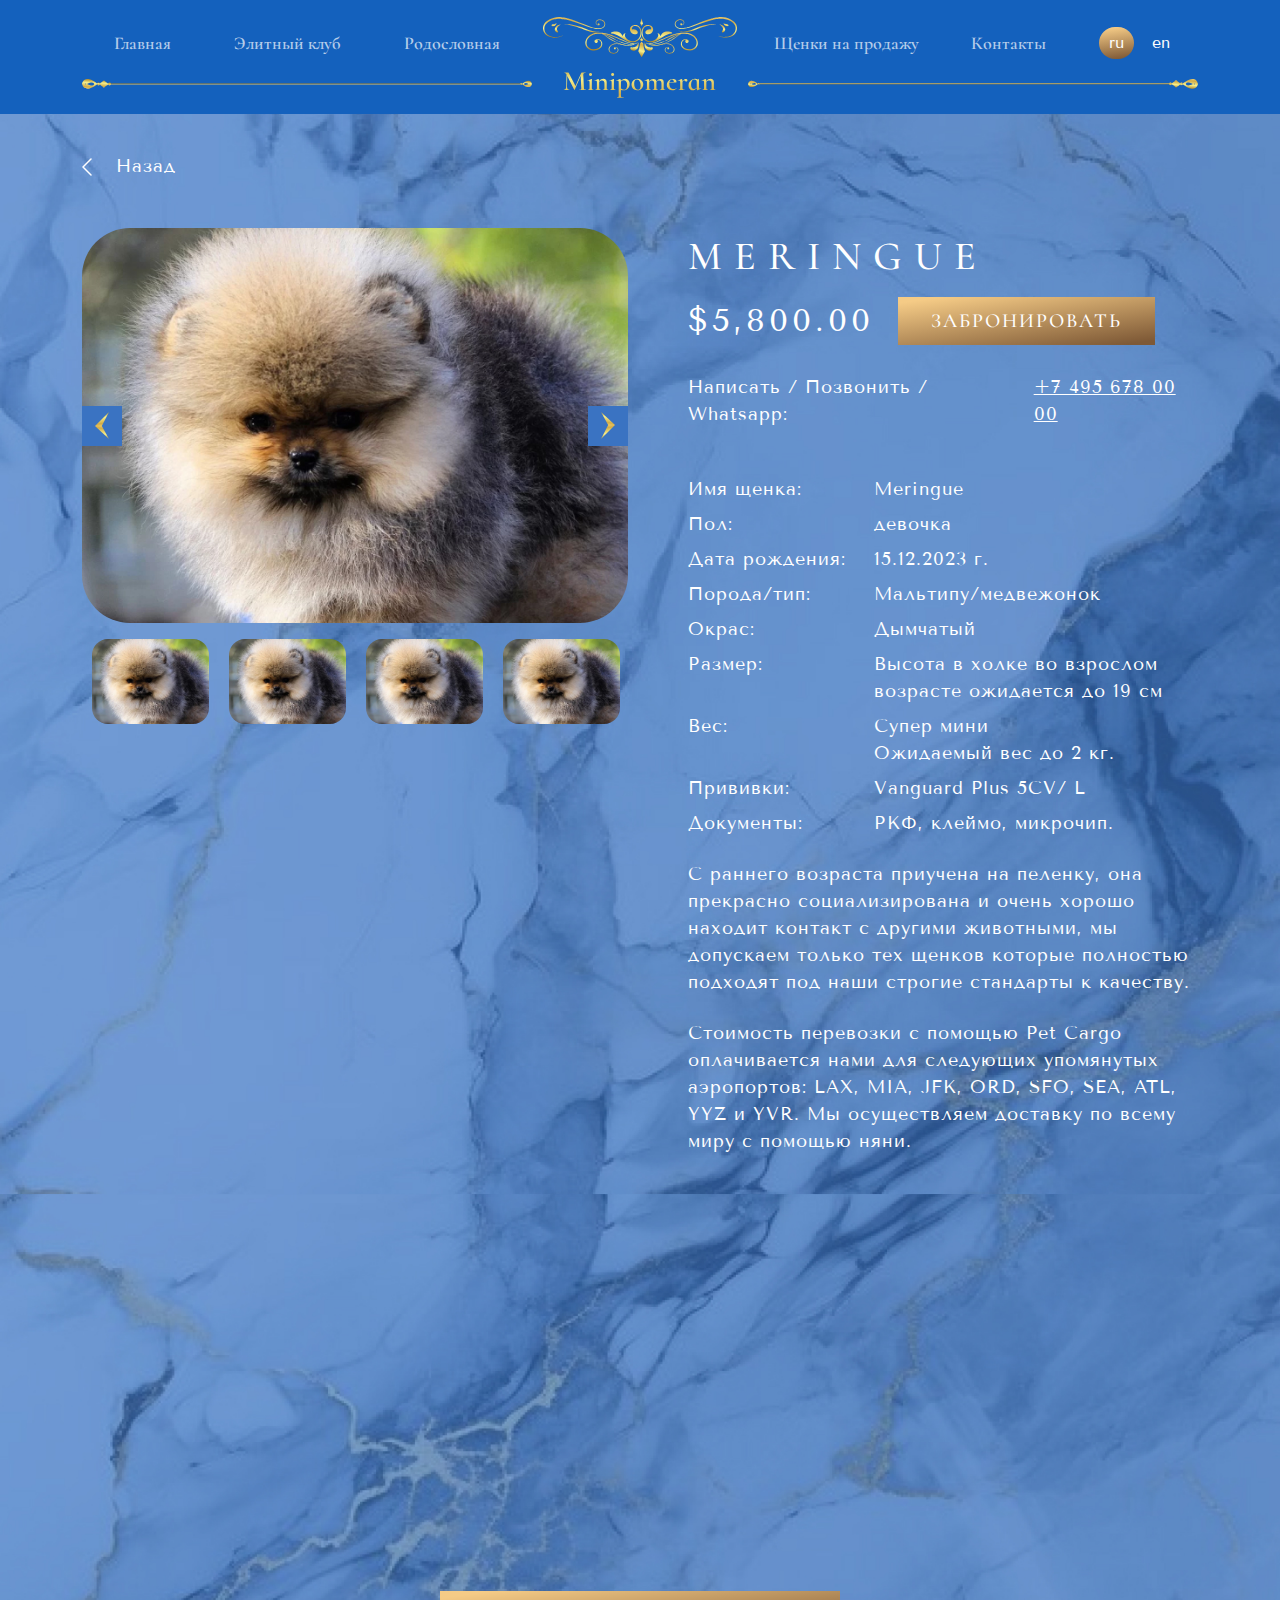
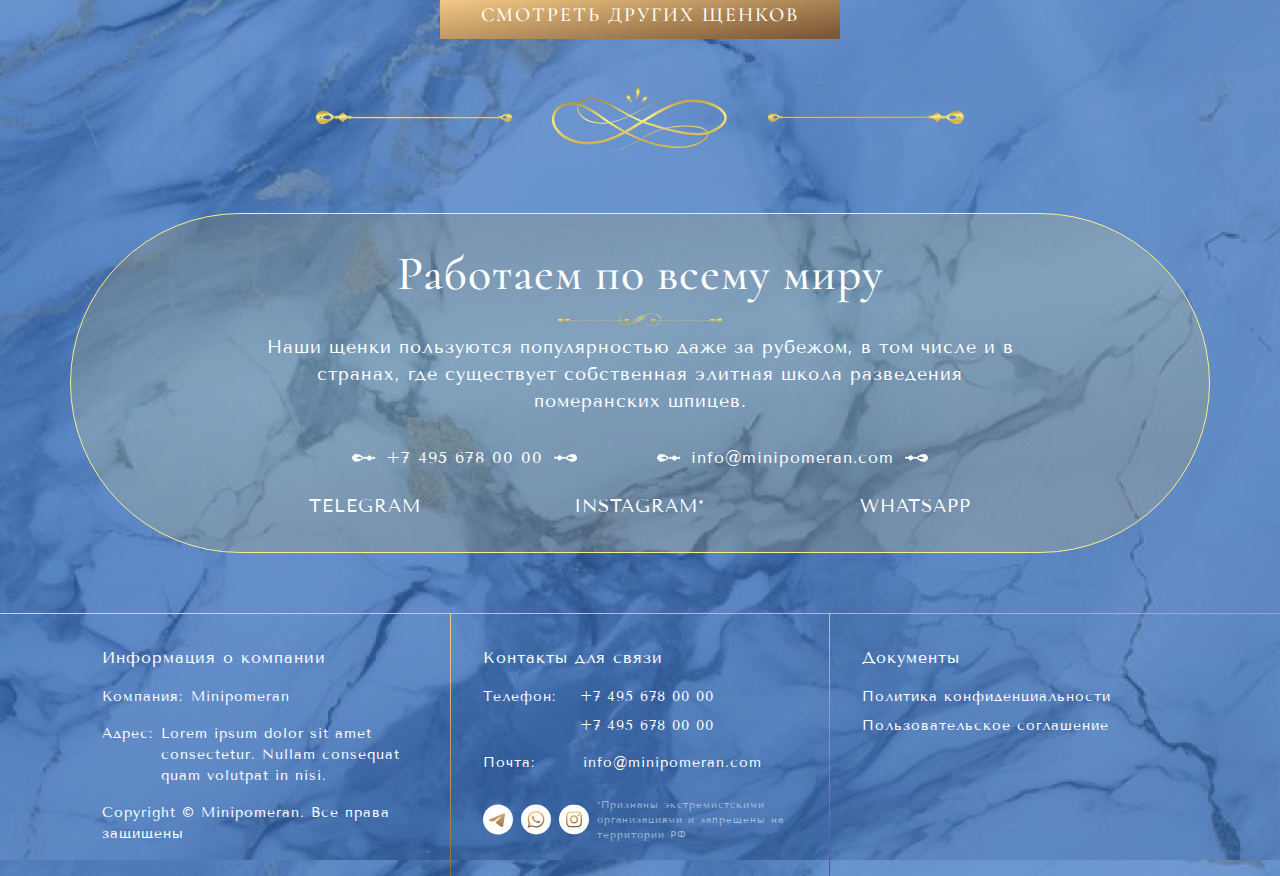
<file: product.html>
<!DOCTYPE html>
<html lang="ru">
<head>
    <meta charset="UTF-8">
    <meta name="viewport" content="width=device-width, initial-scale=1.0">
    <!-- Fonts -->
    <link rel="preconnect" href="https://fonts.googleapis.com">
    <link rel="preconnect" href="https://fonts.gstatic.com" crossorigin>
    <link href="https://fonts.googleapis.com/css2?family=Cormorant+Infant:ital,wght@0,300;0,400;0,500;0,600;0,700;1,300;1,400;1,500;1,600;1,700&family=Cormorant:ital,wght@0,300..700;1,300..700&family=MonteCarlo&family=Tenor+Sans&display=swap" rel="stylesheet">
    <!-- Bootstrap -->
    <link rel="stylesheet" href="css/bootstrap-reboot.min.css">
    <link rel="stylesheet" href="css/bootstrap.min.css">
    <!-- Slick slider -->
    <link rel="stylesheet" href="css/slick.css">
    <link rel="stylesheet" href="css/slick-theme.css">
    <!-- Style -->
    <link rel="stylesheet" href="css/main.css">
    <title>Minipomeran</title>
</head>
<body>
    <!-- Модальное окно -->
    <div class="modal fade" id="exampleModal" tabindex="-1" aria-labelledby="exampleModalLabel" aria-hidden="true">
        <div class="modal-dialog modal-dialog-centered">
          <div class="modal-content">
            <div class="modal-header p-0">
                <h3 class="modal-title text-center fs-5" id="exampleModalLabel">
                    Введите Ваши данные и удобное время для обсуждения деталей приобретения щенка
                </h3>
              <button type="button" class="close" data-bs-dismiss="modal" aria-label="Закрыть">
                <span></span>
              </button>
            </div>
            <div class="modal-body p-0 mt-3">
                <form>
                    <div class="w-100 mb-3 z-3 position-relative">
                      <input name="name" type="text" class="form-control" id="exampleInputName" required>
                      <span placeholder="Ваше Имя"></span>
                    </div>
                    <div class="w-100 mb-3 z-3 position-relative">
                      <input name="phone" type="tel" class="form-control" id="exampleInputTel" required>
                      <span placeholder="Ваш номер телефона"></span>
                    </div>
                    <div class="w-100 mb-3 z-3 position-relative">
                        <input name="time" type="text" placeholder="Введите удобное время" class="form-control" id="exampleInputTime" required>
                    </div>
                    <button type="button" class="btn btn-secondary text-uppercase w-100">Получение консультации</button>
                    <p class="text-center mt-3">
                        Нажимая на кнопку «Отправить», Вы даете согласие на обработку персональных данных и соглашаетесь c политикой конфиденциальности
                    </p>
                </form>
            </div>
          </div>
        </div>
    </div>
    <!-- Модальное окно -->
<div class="overlay"></div>
    <header class="header" id="header">
        <div class="container-md container-fluid">
            <!-- Десктоп меню -->
              <nav class="navbar bg-dark-blue navbar-expand-lg pt-lg-0 d-none d-lg-block">
                <div class="container-md container-fluid">
                  <button class="navbar-toggler position-relative" type="button" data-bs-toggle="collapse" data-bs-target="#navbarText" aria-controls="navbarText" aria-expanded="false" aria-label="Переключатель навигации">
                    <span></span>
                  </button>
                  <div class="collapse navbar-collapse" id="navbarText">
                    <ul class="navbar-nav justify-content-between w-100 mb-2 mb-lg-0">
                        <div class="d-flex justify-content-around align-items-center w-100">
                            <li class="nav-item">
                                <a class="nav-link" aria-current="page" href="index.html">Главная</a>
                            </li>
                            <li class="nav-item">
                                <a class="nav-link" href="#">Элитный клуб</a>
                            </li>
                            <li class="nav-item">
                                <a class="nav-link" href="#">Родословная</a>
                            </li>
                        </div>
                        <a class="navbar-brand w-100 me-0" href="index.html">
                            <img src="img/logo.svg" alt="Minipomeran">
                        </a>
                        <div class="d-flex justify-content-around align-items-center w-100">
                            <li class="nav-item">
                                <a class="nav-link" href="#">Щенки на продажу</a>
                            </li>
                            <li class="nav-item">
                                <a class="nav-link" href="#">Контакты</a>
                            </li>
                            <li class="lang nav-item d-flex">
                                <a class="nav-link active" href="#">ru</a>
                                <a class="nav-link" href="#">en</a>
                            </li>
                        </div>
                    </ul>
                  </div>
                </div>
              </nav>
              <!-- Десктоп меню -->

              <!-- Мобильное меню -->
              <nav class="navbar bg-dark-blue navbar-mobile navbar-expand-lg py-3 d-lg-none">
                <div class="container-md container-fluid">
                    <div class="d-flex w-100 align-items-center">
                        <div class="d-flex flex-column w-100">
                            <button class="navbar-toggler position-relative" type="button" data-bs-toggle="collapse" data-bs-target="#navbarText" aria-controls="navbarText" aria-expanded="false" aria-label="Переключатель навигации">
                                <span></span>
                            </button>
                            <img class="mt-3 mobile" src="img/mobile-menu-line-left.svg">
                        </div>
                        <a class="navbar-brand mobile w-100 me-0" href="index.html">
                            <img src="img/logo.svg" alt="Minipomeran">
                        </a>
                        <div class="d-flex flex-column mobile w-100">
                            <div class="lang nav-item d-flex flex-column flex-md-row ms-auto">
                                <a class="nav-link active" href="#">ru</a>
                                <a class="nav-link" href="#">en</a>
                            </div>
                            <img class="mt-4 d-none d-md-block" src="img/mobile-menu-line-right.svg">
                        </div>
                    </div>
                  <div class="collapse navbar-collapse" id="navbarText">
                    <ul class="navbar-nav align-items-center w-100 mb-2 mb-lg-0">
                        <a class="navbar-brand me-0" href="index.html">
                            <img src="img/logo.svg" alt="Minipomeran">
                        </a>
                        <li class="nav-item">
                            <a class="nav-link" aria-current="page" href="index.html">Главная</a>
                        </li>
                        <li class="nav-item">
                            <a class="nav-link" href="#">Элитный клуб</a>
                        </li>
                        <li class="nav-item">
                            <a class="nav-link" href="#">Родословная</a>
                        </li>
                        <li class="nav-item">
                            <a class="nav-link" href="#">Щенки на продажу</a>
                        </li>
                        <li class="nav-item">
                            <a class="nav-link" href="#">Контакты</a>
                        </li>
                        <li class="lang nav-item d-flex mt-4">
                            <a class="nav-link active" href="#">ru</a>
                            <a class="nav-link" href="#">en</a>
                        </li>
                    </ul>
                  </div>
                </div>
              </nav>
              <!-- Мобильное меню -->
        </div>
    </header>
    <div class="bg">
    <section id="product" class="product">
        <div class="container">
            <div class="row">
                <a href="#" class="d-flex align-items-center mt-5">
                    <img src="img/back-arrow.svg">
                    <span class="ms-4">Назад</span>
                </a>
            </div>
            <div class="row mt-5">
                <div class="col-lg-6">
                    <div class="slider">
                        <div><img src="img/slider.jpg" alt="img"></div>
                        <div><img src="img/slider.jpg" alt="img"></div>
                        <div><img src="img/slider.jpg" alt="img"></div>
                        <div><img src="img/slider.jpg" alt="img"></div>
                    </div>
                    <div class="miniature mt-3">
                        <div class="miniature-slide"><img src="img/slider.jpg" alt="img"></div>
                        <div class="miniature-slide"><img src="img/slider.jpg" alt="img"></div>
                        <div class="miniature-slide"><img src="img/slider.jpg" alt="img"></div>
                        <div class="miniature-slide"><img src="img/slider.jpg" alt="img"></div>
                    </div>
                </div>
                <div class="col-lg-6 ps-md-5">
                    <h2 class="text-uppercase text-center text-md-start mt-4 mt-md-0">
                        Meringue
                    </h2>
                    <div class="price d-flex align-items-center flex-column flex-md-row mt-2">
                        <div class="me-md-4">
                            $5,800.00
                        </div>
                        <a href="#" class="btn btn-secondary d-flex align-items-center justify-content-center text-uppercase mt-2 mt-lg-0 w-100 w-md-auto">
                            Забронировать
                        </a>
                    </div>
                    <div class="d-flex align-items-center flex-column flex-md-row mt-4">
                        <p>
                            Написать / Позвонить / Whatsapp:
                        </p>
                        <a href="tel:+74956780000" class="text-underline ms-3 mt-2 mt-md-0">
                            +7 495 678 00 00
                        </a>
                    </div>
                    <div class="characteristic mt-5">
                        <div class="d-flex mt-2">
                            <div>
                                Имя щенка:
                            </div>
                            <p>
                                Meringue
                            </p>
                        </div>
                        <div class="d-flex mt-2">
                            <div>
                                Пол:
                            </div>
                            <p>
                                девочка
                            </p>
                        </div>
                        <div class="d-flex mt-2">
                            <div>
                                Дата рождения:
                            </div>
                            <p>
                                15.12.2023 г.
                            </p>
                        </div>
                        <div class="d-flex mt-2">
                            <div>
                                Порода/тип:
                            </div>
                            <p>
                                Мальтипу/медвежонок
                            </p>
                        </div>
                        <div class="d-flex mt-2">
                            <div>
                                Окрас:
                            </div>
                            <p>
                                Дымчатый
                            </p>
                        </div>
                        <div class="d-flex mt-2">
                            <div>
                                Размер:
                            </div>
                            <p>
                                Высота в холке во взрослом возрасте ожидается до 19 см
                            </p>
                        </div>
                        <div class="d-flex mt-2">
                            <div>
                                Вес:
                            </div>
                            <span>
                                <p>
                                    Супер мини
                                </p>
                                <p>
                                    Ожидаемый вес до 2 кг.
                                </p>
                            </span>
                        </div>
                        <div class="d-flex mt-2">
                            <div>
                                Прививки:
                            </div>
                            <p>
                                Vanguard Plus 5CV/ L
                            </p>
                        </div>
                        <div class="d-flex mt-2">
                            <div>
                                Документы:
                            </div>
                            <p>
                                РКФ, клеймо, микрочип.
                            </p>
                        </div>
                    </div>
                    <p class="mt-4">
                        C раннего возраста приучена на пеленку, она прекрасно социализирована и очень хорошо находит контакт с другими животными, мы допускаем только тех щенков которые полностью подходят под наши строгие стандарты к качеству.
                    </p>
                    <p class="mt-4">
                        Стоимость перевозки с помощью Pet Cargo оплачивается нами для следующих упомянутых аэропортов: LAX, MIA, JFK, ORD, SFO, SEA, ATL, YYZ и YVR. Мы осуществляем доставку по всему миру с помощью няни.
                    </p>
                    <div class="video my-5">
                        <iframe width="100%" height="332" src="https://www.youtube.com/embed/AGzqHdyKvjg?si=dqkwtEFFIzM_Gi5Z" title="YouTube video player" frameborder="0" allow="accelerometer; autoplay; clipboard-write; encrypted-media; gyroscope; picture-in-picture; web-share" referrerpolicy="strict-origin-when-cross-origin" allowfullscreen></iframe>
                    </div>
                </div>
                <div class="col-12 d-flex justify-content-center">
                    <a class="btn btn-secondary text-uppercase w-md-auto m-auto mb-5" href="#">
                        Смотреть других щенков
                    </a>
                </div>
            </div>
            <img class="d-flex m-auto" src="img/hr-pursuit.svg">
        </div>
    </section>
    <section class="world" id="world">
            <div class="container text-center">
                <h2>
                    Работаем по всему миру
                </h2>
                <img class="d-flex mx-auto my-2" src="img/companion-line.svg">
                <p>
                    Наши щенки пользуются популярностью даже за рубежом, в том числе и в странах, где существует собственная элитная школа разведения померанских шпицев.
                </p>
                <div class="d-flex flex-column flex-sm-row align-items-center justify-content-center mt-4">
                    <a class="btn d-flex align-items-center me-sm-5" href="tel:+74956780000">
                        <img class="me-2" src="img/companion-icon-left.svg">
                        +7 495 678 00 00
                        <img class="ms-2" src="img/companion-icon-right.svg">
                    </a>
                    <a class="btn d-flex align-items-center" href="mailto:info@minipomeran.com">
                        <img class="me-2" src="img/companion-icon-left.svg">
                        info@minipomeran.com
                        <img class="ms-2" src="img/companion-icon-right.svg">
                    </a>
                </div>
                <div class="d-flex flex-wrap flex-sm-nowrap justify-content-center justify-content-lg-between mt-3">
                    <a href="#" class="text-uppercase w-50">
                        Telegram
                    </a>
                    <a href="#" class="text-uppercase w-50 mx-sm-5">
                        Instagram*
                    </a>
                    <a href="#" class="text-uppercase w-50 mt-3 mt-sm-0">
                        WhatsApp
                    </a>
                </div>
            </div>
        </section>
        <footer class="footer pt-5 pt-lg-0" id="footer">
            <div class="accordion accordion-flush d-lg-none" id="accordionFlushExample">
                <div class="accordion-item">
                  <h2 class="accordion-header">
                    <button class="accordion-button py-2 py-sm-0 px-5 collapsed" type="button" data-bs-toggle="collapse" data-bs-target="#flush-collapseOne" aria-expanded="false" aria-controls="flush-collapseOne">
                        Информация о компании
                    </button>
                  </h2>
                  <div id="flush-collapseOne" class="accordion-collapse collapse" data-bs-parent="#accordionFlushExample">
                    <div class="accordion-body">
                        <div class="d-flex mb-3">
                            <span class="me-2">Компания:</span><span>Minipomeran</span>
                        </div>
                        <div class="d-flex mb-3">
                            <span class="me-2">Адрес:</span><span>Lorem ipsum dolor sit amet consectetur. Nullam consequat quam volutpat in nisi.</span>
                        </div>
                        <div>
                            Copyright © Minipomeran. Все права защищены
                        </div>
                    </div>
                  </div>
                </div>
                <div class="accordion-item">
                  <h2 class="accordion-header">
                    <button class="accordion-button py-2 py-sm-0 px-5 collapsed" type="button" data-bs-toggle="collapse" data-bs-target="#flush-collapseTwo" aria-expanded="false" aria-controls="flush-collapseTwo">
                        Контакты для связи
                    </button>
                  </h2>
                  <div id="flush-collapseTwo" class="accordion-collapse collapse" data-bs-parent="#accordionFlushExample">
                    <div class="accordion-body">
                        <div class="d-flex mb-3">
                            <span class="me-4">Телефон:</span>
                            <div class="d-flex flex-column">
                                <a href="tel:+74956780000" class="mb-2">
                                    +7 495 678 00 00
                                </a>
                                <a href="tel:+74956780000">
                                    +7 495 678 00 00
                                </a>
                            </div>
                        </div>
                        <div class="d-flex mb-3">
                            <span class="me-5">Почта:</span>
                            <a href="mailto:info@minipomeran.com" class="mb-2">
                                info@minipomeran.com
                            </a>
                        </div>
                        <div class="d-flex align-items-center">
                            <div class="social d-flex">
                                <a href="#">
                                    <img src="img/telegram.svg" alt="telegram">
                                </a>
                                <a href="#" class="mx-2">
                                    <img src="img/whatsapp.svg" alt="whatsapp">
                                </a>
                                <a href="#">
                                    <img src="img/instagram.svg" alt="instagram">
                                </a>
                            </div>
                            <p class="ms-2">
                                *Признаны экстремистскими организациями и запрещены на территории РФ
                            </p>
                        </div>
                    </div>
                  </div>
                </div>
                <div class="accordion-item">
                  <h2 class="accordion-header">
                    <button class="accordion-button py-2 py-sm-0 px-5 collapsed" type="button" data-bs-toggle="collapse" data-bs-target="#flush-collapseThree" aria-expanded="false" aria-controls="flush-collapseThree">
                        Документы
                    </button>
                  </h2>
                  <div id="flush-collapseThree" class="accordion-collapse collapse" data-bs-parent="#accordionFlushExample">
                    <div class="accordion-body d-flex flex-column">
                        <a href="#" class="mb-2">
                            Политика конфиденциальности
                        </a>
                        <a href="#">
                            Пользовательское соглашение
                        </a>
                    </div>
                  </div>
                </div>
              </div>
            <div class="container">
                <div class="row d-none d-lg-flex">
                    <div class="col-lg-4">
                        <div class="footer-title">
                            Информация о компании
                        </div>
                        <div class="d-flex mb-3">
                            <span class="me-2">Компания:</span><span>Minipomeran</span>
                        </div>
                        <div class="d-flex mb-3">
                            <span class="me-2">Адрес:</span><span>Lorem ipsum dolor sit amet consectetur. Nullam consequat quam volutpat in nisi.</span>
                        </div>
                        <div>
                            Copyright © Minipomeran. Все права защищены
                        </div>
                    </div>
                    <div class="col-lg-4">
                        <div class="footer-title">
                            Контакты для связи
                        </div>
                        <div class="d-flex mb-3">
                            <span class="me-4">Телефон:</span>
                            <div class="d-flex flex-column">
                                <a href="tel:+74956780000" class="mb-2">
                                    +7 495 678 00 00
                                </a>
                                <a href="tel:+74956780000">
                                    +7 495 678 00 00
                                </a>
                            </div>
                        </div>
                        <div class="d-flex mb-3">
                            <span class="me-5">Почта:</span>
                            <a href="mailto:info@minipomeran.com" class="mb-2">
                                info@minipomeran.com
                            </a>
                        </div>
                        <div class="d-flex align-items-center">
                            <div class="social d-flex">
                                <a href="#">
                                    <img src="img/telegram.svg" alt="telegram">
                                </a>
                                <a href="#" class="mx-2">
                                    <img src="img/whatsapp.svg" alt="whatsapp">
                                </a>
                                <a href="#">
                                    <img src="img/instagram.svg" alt="instagram">
                                </a>
                            </div>
                            <p class="ms-2">
                                *Признаны экстремистскими организациями и запрещены на территории РФ
                            </p>
                        </div>
                    </div>
                    <div class="col-lg-4 d-flex flex-column">
                        <div class="footer-title">
                            Документы
                        </div>
                        <a href="#" class="mb-2">
                            Политика конфиденциальности
                        </a>
                        <a href="#">
                            Пользовательское соглашение
                        </a>
                    </div>
                </div>
            </div>
        </footer>
    </div>
    <script src="js/jquery-3.6.4.min.js"></script>
    <script src="js/jquery.validate.min.js"></script>
    <script src="js/bootstrap.min.js"></script>
    <script src="js/slick.min.js"></script>
    <script src="js/main.js"></script>
</body>
</html>
</file>
<file: css/main.css>
/*  Спецификация  */
body {
    color: #fff;
    font-family: "Tenor Sans", sans-serif;
    font-weight: 400;   
    font-size: 18px;
    letter-spacing: 1px;
}

h2, h3, h4, h5, h6, .btn {
    font-family: "Cormorant", serif;
    font-weight: 500;
}

h1 {
    font-family: "MonteCarlo", cursive;
    font-weight: 400;
    font-size: 110px;
    line-height: 155.1px;
    letter-spacing: 14px;
}

h2 {
    font-size: 48px;
    line-height: 57.6px;
}

button,
button:hover,
button:focus {
	font-family: inherit;
	outline: none;
}

ul {
    padding: 0;
}

a {
    text-decoration: none;
    color: #fff !important;
}

img {
    max-width: 100%;
    height: auto;
    vertical-align: top;
}

p {
  margin: 0;
}

.text-underline {
    text-decoration: underline;
}

input::placeholder {
    color: #fff !important;
}

form span {
    position: absolute;
    top: 17px;
    left: 24px;
    cursor: text;
    font-size: 14px;
}

.form-control {
    background-color: #C1B19A;
    color: #ffffff !important;
    border: 1px solid #fff;
    border-radius: 0;
    padding: 16px 24px;
    font-size: 14px;
    z-index: 10;
}

.form-control:focus {
    background-color: #3A73C2 !important;
}

input[type=time]::-webkit-calendar-picker-indicator {
    display: none;
}

input:required:valid {
    background-image: url(../img/circle-check.svg);   
    background-repeat: no-repeat; 
    background-position: right 10px top 50%;
}

input:invalid + span:before {
    content: attr(placeholder);
    position: relative;
    color: #fff;
}
  
input:invalid + span:after {
    content: ' *';
    position: relative;
    color: red;
}

.btn {
    border-radius: 0;
}

.btn:hover, .btn:active {
    background: #3A73C2 !important;
    border: 1.5px solid;
    border-image: linear-gradient(172.03deg, #F5CB86 6.14%, #7E5936 95.58%);
    border-image-slice: 1;
}

.btn-secondary {
    background: linear-gradient(172.03deg, #F5CB86 6.14%, #7E5936 95.58%);
    padding: 8px 40px 8px 40px;
    border: 1.5px solid;
    border-image: linear-gradient(172.03deg, #F5CB86 6.14%, #7E5936 95.58%);
    border-image-slice: 1;
    border-radius: 0;
}

.btn-secondary:hover, .btn-secondary:active {
    background: #3A73C2 !important;
    border: 1.5px solid;
    border-image: linear-gradient(172.03deg, #F5CB86 6.14%, #7E5936 95.58%);
    border-image-slice: 1;
}

.modal-content {
    background: #1461BD;
    border: 1px solid;
    border-image: linear-gradient(172.03deg, #F5CB86 6.14%, #7E5936 95.58%);
}

.btn-close {
    color: #fff !important;
}

.bg {
    background: url('../img/background.jpg');
    background-size: cover;
}

.bg-blue {
    background: #3A73C2;
    transition: 0.3s;
}

.bg-dark-blue {
    background: #1461BD;
}

.header {
    height: 105px;
}

.main {
    background-image: url('../img/background-main.jpg');
    background-size: cover;
    background-position: center center;
    padding-bottom: 65px;
    padding-top: 96px;
    height: auto;
}

.navbar {
    width: 100%;
    position: fixed;
    left: 0;
    top: 0;
    z-index: 1002;
}

.navbar-nav .nav-link {
    font-family: "Cormorant", serif;
    font-weight: 600;
    color: rgb(255 255 255 / 70%) !important;
    letter-spacing: normal;
}

.navbar-nav .nav-link:hover {
    color: #fff !important;
}

.navbar-nav .nav-link.active {
    border-bottom: 1px solid;
}

.lang .nav-link {
    font-family: "Tenor Sans", sans-serif;
    font-weight: 400;
    font-size: 16px;
    padding: 4px 10px 4px 10px !important;
    color: #fff !important;
    margin-left: 8px;
}

.lang .active {
    background: linear-gradient(172.03deg, #F5CB86 6.14%, #7E5936 95.58%);
    border-radius: 43px;
    border: none !important;
}

.navbar-nav .w-100:first-child {
    background-image: url('../img/menu-line-left.svg');
    background-repeat: no-repeat;
    background-position: 100% 85%;
    background-size: contain;
    margin-top: -20px;
}

.navbar-nav .w-100:nth-child(3) {
    background-image: url('../img/menu-line-right.svg');
    background-repeat: no-repeat;
    background-position: 100% 85%;
    background-size: contain;
    margin-top: -20px;
}

.navbar-brand {
    max-width: 216px;
}

.navbar-toggler {
    border: none;
    border-radius: 0;
}

/*  Mobile menu  */
.navbar-toggler {
    width: 80px;
    height: 40px;
}

.navbar-toggler:focus {
    box-shadow: none;
}

.navbar-toggler span, .navbar-toggler span:after, .navbar-toggler span:before {
    height: 2px;
    width: 50px;
    right: 20%;
    border-radius: 15px;
    position: absolute;
    background: linear-gradient(172.03deg, #AE8625 6.14%, #F7EF8A 40.13%, #D2AC47 77.69%, #EDC967 95.58%);
    margin: 0 auto;
    transition: 0.3s; 
}

.navbar-toggler span:after, .navbar-toggler span:before {
    content: '';
}

.navbar-toggler span:after{
    bottom: 10px;
    right: 0;
    transition: 0.3s; 
}
.navbar-toggler span:before{
    top: 10px;
    right: 0;
    transition: 0.3s; 
}

.navbar-toggler.open-menu {
    position: absolute !important;
    top: 20px;
    right: 0;
}

.navbar-toggler.open-menu span {
    transform: rotate(45deg);
    background: #fff;
    top: 18px;
    width: 25px;
    left: 25%;
    transition: 0.3s; 
}
.navbar-toggler.open-menu span:before {
    opacity:0;
    transition: 0.3s;
}
.navbar-toggler.open-menu span:after {
    transform: rotate(-90deg);
    background: #fff;
    width: 25px;
    bottom: 0px;
    transition: 0.3s;
}

.offer {
    max-width: 650px;
}

.offer-title h1 {
    background: linear-gradient(172.03deg, #AE8625 6.14%, #F7EF8A 40.13%, #D2AC47 77.69%, #EDC967 95.58%);
    -webkit-background-clip: text;
    -webkit-text-fill-color: transparent;
}

.offer-title span {
    top: 0;
    right: 48px;
    font-family: "Cormorant Infant", serif;
    font-weight: 300;
    font-size: 40px;
}

.offer-text {
    line-height: 32.4px;
}

.offer-img {
    max-width: 453px;
}

.premium {
    padding-top: 60px;
}

.premium h2 {
    font-size: 64px;
}

.premuim-title span {
    font-size: 40px;
}

.premium-text {
    margin: 12px auto 40px;
    line-height: 32.4px;
    max-width: 790px;
}

.premium .row span {
    font-family: "Cormorant", serif;
    font-weight: 500;
    margin-top: 8px;
    max-width: 269px;
    font-size: 24px;
    line-height: 31.2px;
}

.companion, .puppies {
    padding-bottom: 80px;
}

.companion h3 {
    letter-spacing: 8px;
}

.pursuit {
    padding-bottom: 110px;
}

.pursuit-content {
    max-width: 567px;
}

.pursuit-content h2 {
    line-height: 67.2px;
}

.pursuit-content p {
    line-height: 32.4px;
}

.pursuit .btn {
    max-width: 257px;
}

.puppies {
    background: url('../img/puppies-left.svg') no-repeat left 0px top 40px, url('../img/puppies-right.svg') no-repeat right 0px top 40px;
}

.puppies-text {
    margin: auto;
    margin-bottom: 60px;
    max-width: 784px;
}

.callback {
    padding-bottom: 60px;
}

.callback form {
    padding: 40px;
    max-width: 532px;
}

.callback .callback-text {
    line-height: 32.4px;
}

.world {
    padding-bottom: 60px;
}

.world .container {
    background: linear-gradient(172.03deg, rgba(174, 134, 37, 0.2) 6.14%, rgba(247, 239, 138, 0.2) 40.13%, rgba(210, 172, 71, 0.2) 77.69%, rgba(237, 201, 103, 0.2) 95.58%);
    border: 1.5px solid #F7EF8A;
    padding: 32px 180px;
    border-radius: 300px;
    margin-top: 60px;
}

.world .btn {
    font-family: "Tenor Sans", sans-serif;
}

.footer {
    border-top: 1.5px solid;
    border-image: linear-gradient(172.03deg, #F5CB86 6.14%, #7E5936 95.58%);
    border-image-slice: 1;
    font-size: 14px;
}

.footer .col-lg-4 {
    padding: 32px;
}

.footer .col-lg-4:nth-child(2) {
    border-left: 1.5px solid;
    border-right: 1.5px solid;
    border-image: linear-gradient(172.03deg, #F5CB86 6.14%, #7E5936 95.58%);
    border-image-slice: 1;
}

.footer-title {
    font-size: 16px;
    margin-bottom: 16px;
}

.footer p {
    font-size: 10px;
    color: rgb(255 255 255 / 50%);
}

.social a {
    width: 30px;
}

.modal-header {
    border: none;
}

form p {
    font-size: 12px;
    line-height: 21.6px;
}

#exampleModal .modal-content {
    border-radius: 24px;
    padding: 30px 40px 50px 40px;
}

#exampleModal .close {
    border: 1px solid #fff;
    border-radius: 50%;
    background: transparent;
    width: 30px;
    display: flex;
    align-items: center;
    justify-content: center;
    height: 30px;
    position: absolute;
    top: 10px;
    right: 10px;
}

#exampleModal .close span {
    transform: rotate(45deg);
    background: #fff;
    position: absolute;
    width: 15px;
    height: 2px;
    left: 25%;
}

#exampleModal .close span:after {
    content: '';
    transform: rotate(90deg);
    background: #fff;
    position: absolute;
    width: 15px;
    height: 2px;
    left: 0;
}

.modal-body p {
    color: rgb(255 255 255 / 50%);
}

.pagination-block {
    margin-top: 40px;
}

.pagination .active .page-link {
    border-bottom: 1px solid #fff;
    background-color: transparent;
}

.breadcrumb-item {
    opacity: 0.5;
}

.breadcrumb-item.active, .breadcrumb-item+.breadcrumb-item::before {
    color: #fff;
    opacity: 1;
}

.pagination .arrow {
    border: 1px solid #fff;
    border-radius: 50% !important;
}

.page-link {
    margin: 10px;
    background-color: transparent;
    border: none;
    width: 64px;
    height: 64px;
    display: flex;
    align-items: center;
    justify-content: center;
}

.page-link:hover {
    background-color: transparent;
    border-bottom: 1px solid #fff;
}

.product h2 {
    font-size: 40px;
    line-height: 56.4px;
    letter-spacing: 12px;
}

.product .price div {
    font-size: 32px;
    line-height: 57.6px;
    letter-spacing: 4px;
}

.price .btn {
    max-width: 257px;
}

.product .btn {
    letter-spacing: 2px;
    font-size: 20px;
}

.characteristic .d-flex div {
    max-width: 186px;
    width: 100%;
}

.characteristic span {
    display: flex;
    flex-direction: column;
}

.slider img {
    width: 100%;
    border-radius: 48px;
}

.miniature-slide {
    margin: 0 10px;
}

.miniature-slide img {
    border-radius: 16px;
}

.slick-next, .slick-prev {
    z-index: 1001;
    width: 40px;
    height: 40px;
}

.slick-prev:before, .slick-next:before {
    display: none;
}

.slick-prev,.slick-prev:hover,.slick-prev:focus {
    left: 0px;
    background: url('../img/slider-prev.svg') no-repeat center, #3A73C2;
}
  
.slick-next,.slick-next:hover,.slick-next:focus {
    right: 0px;
    background: url('../img/slider-next.svg') no-repeat center, #3A73C2;
}


@media (min-width: 576px) {
    .modal-dialog {
        max-width: 532px;
    }
}

@media (max-width: 1200px) {
    
}

@media (max-width: 992px) {
    .overlay {
        background: rgb(245 245 245 / 80%);
        height: 1000vh;
        top: 0;
        left: 0;
        right: 0;
        bottom: 0;
        z-index: 10;
        position: absolute;
        display: none;
    }
    .header {
        padding-top: 135px;
    }
    .navbar-nav .nav-link {
        font-size: 36px;
        padding: 0.5rem;
    }
    .lang .nav-link {
        font-size: 16px;
    }
    .navbar-collapse.show .lang .nav-link {
        font-size: 24px;
    }
    .puppies {
        background: url(../img/puppies-left.svg) no-repeat left -65px top 40px, url(../img/puppies-right.svg) no-repeat right -65px top 40px;
    }
    .companion-item {
        margin-top: 16px;
    }
    .callback {
        padding-bottom: 0;
    }
    .world {
        background: linear-gradient(172.03deg, rgba(174, 134, 37, 0.2) 6.14%, rgba(247, 239, 138, 0.2) 40.13%, rgba(210, 172, 71, 0.2) 77.69%, rgba(237, 201, 103, 0.2) 95.58%);
        border: 1px solid;
        border-image: linear-gradient(172.03deg, #AE8625 6.14%, #F7EF8A 40.13%, #D2AC47 77.69%, #EDC967 95.58%);
        border-image-slice: 1;
        margin-top: 60px;
        padding: 32px 122px;
    }
    .world .container {
        background: none;
        border: none;
        padding: 0;
        border-radius: 0;
        margin-top: 0;
    }
    .footer .col-lg-4:nth-child(2) {
        border: none;
    }
    .accordion-item, .accordion-button {
        background: transparent;
    }
    .accordion-item {
        color: #fff;
        border: none;
        border-top: 1px solid !important;
        border-image: linear-gradient(172.03deg, #AE8625 6.14%, #F7EF8A 40.13%, #D2AC47 77.69%, #EDC967 95.58%);
        border-image-slice: 1;
    }
    .accordion-button {
        color: #fff;
    }
    .accordion-button::after {
        background-image: url(../img/arrow-down.svg);
    }
    .mobile {
        display: block;
    }
}

@media (max-width: 767px) {
    .offer-title span {
        font-size: 24px;
        right: 15px;
    }
    h1 {
        font-size: 64px;
        line-height: 90.24px;
        letter-spacing: 8px;
    }
    h2 {
        font-size: 24px;
        line-height: 28.8px;
        letter-spacing: 3px;
    }
    .btn {
        font-size: 16px;
    }
    .offer-img {
        max-width: 328px;
    }
    .premium h2 {
        font-size: 40px;
        line-height: 64px;
        letter-spacing: 4px;
    }
    .premuim-title span {
        font-size: 24px;
        line-height: 38.4px;
        letter-spacing: 4px;
    }
    .premium-text {
        font-size: 14px;
        line-height: 25.2px;
    }
    .premium .row span {
        font-size: 20px;
        line-height: 26px;
        letter-spacing: 2px;
    }
    .navbar {
        height: 135px;
    }
    .navbar-mobile .mt-3 {
        display: none;
    }
    .companion .btn {
        width: 100%;
    }
    .companion-item {
        width: 100%;
    }
    .companion-item span {
        font-size: 16px;
        line-height: 28.8px;
    }
    .companion .container img {
        max-width: 200px;
    }
    .pursuit {
        padding-bottom: 55px;
    }
    .pursuit-content h2 {
        line-height: 28.8px;
    }
    .pursuit-content p {
        font-size: 14px;
        line-height: 25.2px;
    }
    .puppies {
        background: none;
    }
    .price .btn {
        max-width: 100%;
    }
}

@media (max-width: 576px) {
    body {
        font-size: 14px;
    }
    .navbar {
        height: 100px;
    }
    .navbar-nav .nav-link {
        font-size: 20px;
    }
    .callback form {
        padding: 30px 10px;
        max-width: 375px;
    }
    .world {
        background: none;
        padding: 32px 24px;
    }
    .modal-dialog {
        margin: 0;
    }
    #exampleModal .modal-content {
        border-radius: 0;
        padding: 44px 20px 33px 20px;
    }
    .page-link {
        width: 50px;
        height: 50px;
    }
    .page-link.arrow {
        width: 40px;
        height: 40px;
    }
    .miniature-slide {
        margin: 0 5px;
    }
    .characteristic .d-flex div {
        max-width: 145px;
    }
}
</file>
